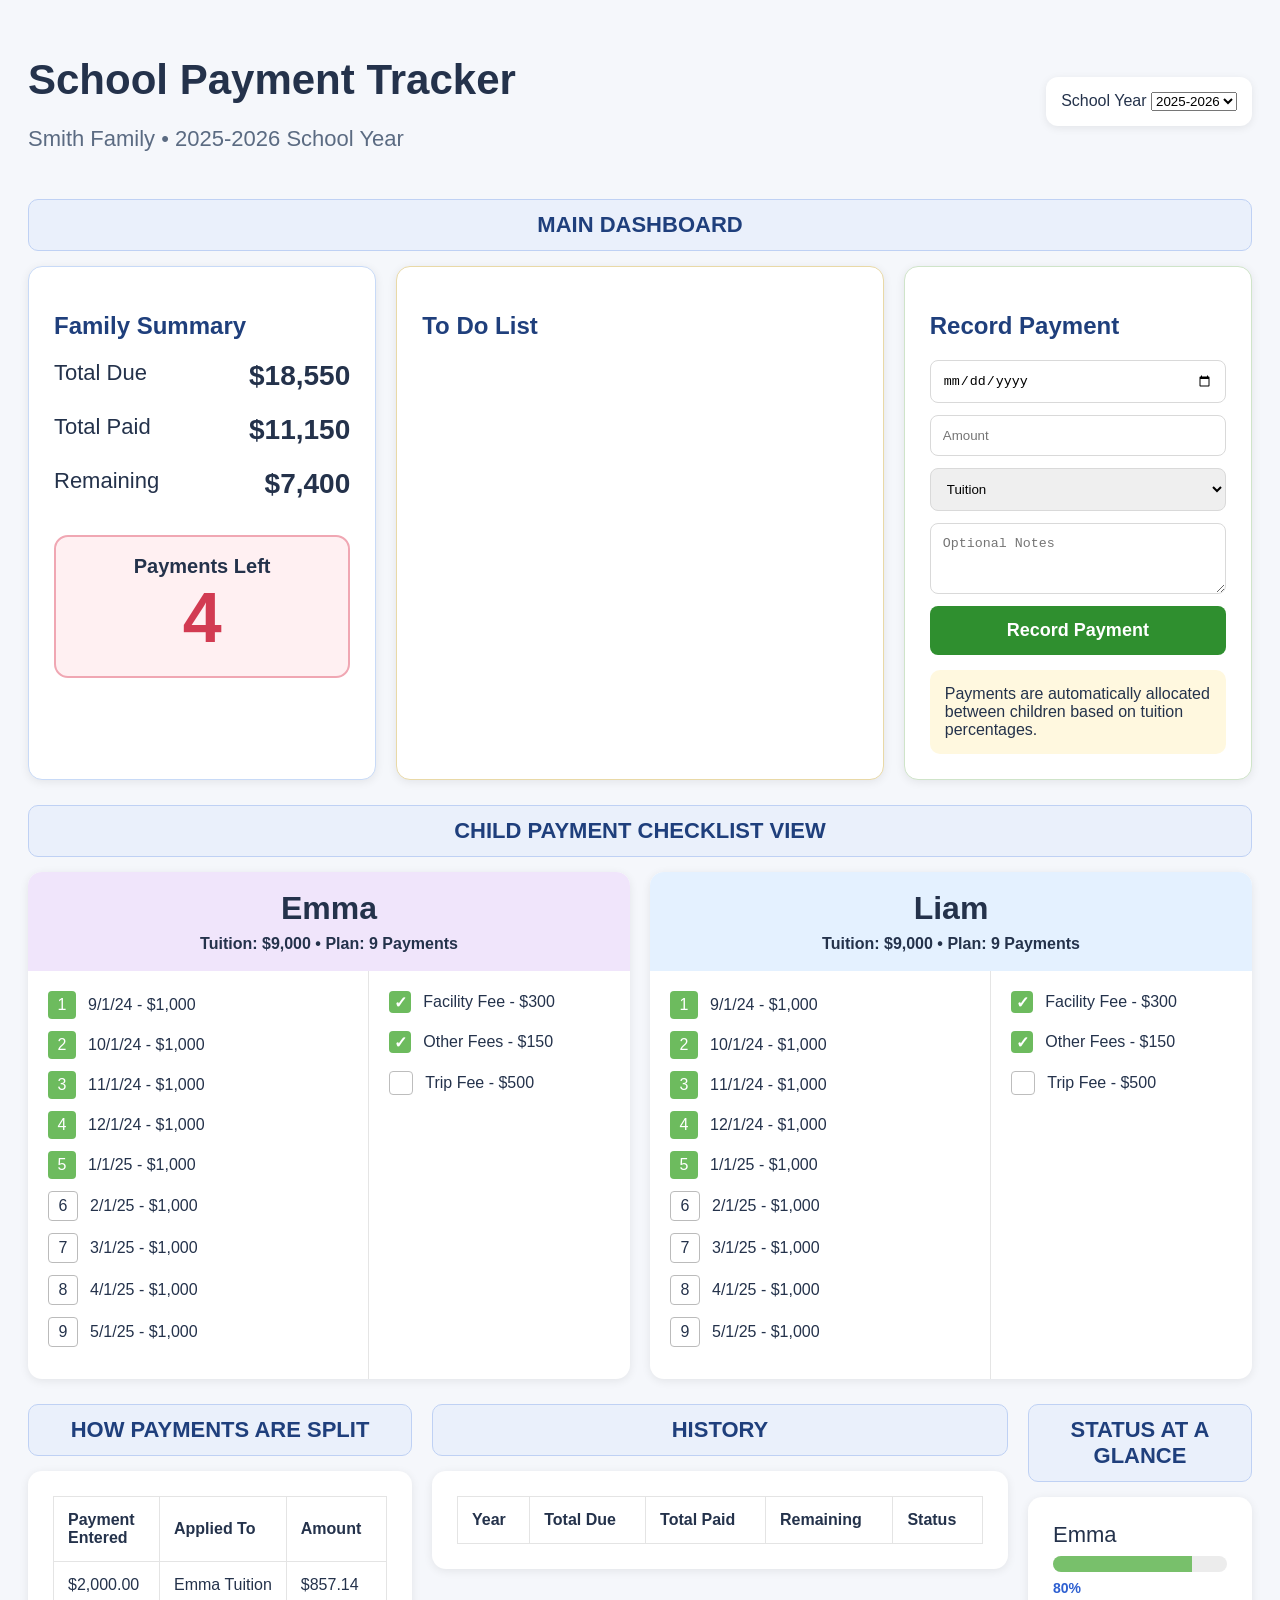
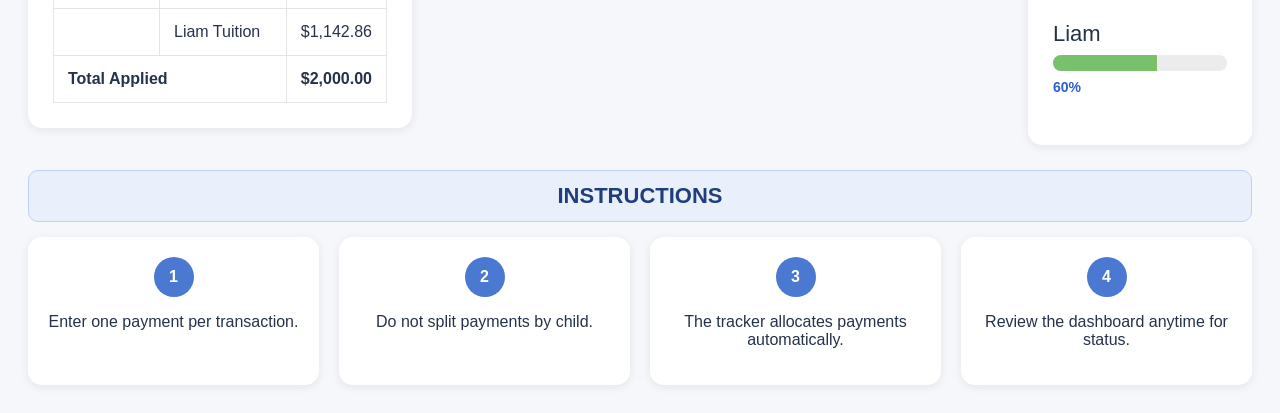
<file: index.html>
<html lang="en">
<head>
<meta charset="UTF-8">
<meta name="viewport" content="width=device-width, initial-scale=1.0">
<title>School Payment Tracker</title>
<link rel="stylesheet" href="style.css">
</head>

<script src="script.js"></script>
    
<body>

<div class="container">

<header class="dashboard-header">
    <div>
        <h1>School Payment Tracker</h1>
        <p><span id="familyName">Smith Family</span> • <span id="schoolYear">2025-2026</span> School Year</p>
    </div>

    <div class="school-year-selector">
        <label>School Year</label>
        <select>
            <option>2025-2026</option>
            <option>2024-2025</option>
            <option>2023-2024</option>
        </select>
    </div>
</header>

<div class="section-header">MAIN DASHBOARD</div>

<div class="dashboard-grid">

    <div class="dashboard-card summary-card">
        <h2>Family Summary</h2>

        <div class="metric-row">
            <span>Total Due</span>
            <strong id="totalDue">$18,550</strong>
        </div>

        <div class="metric-row">
            <span>Total Paid</span>
            <strong id="totalPaid">$11,150</strong>
        </div>

        <div class="metric-row">
            <span>Remaining</span>
            <strong id="remaining">$7,400</strong>
        </div>

        <div class="payments-left-inside">
            <div class="payments-left-label">Payments Left</div>
            <div class="payments-left-number" id="paymentsLeft">4</div>
        </div>
    </div>

    <div class="dashboard-card todo-card">
        <h2>To Do List</h2>
        <div id="todoList"></div>
    </div>

    <div class="dashboard-card payment-card">
        <h2>Record Payment</h2>

        <input type="date" name="paymentDate">
        <input type="number" name="paymentAmount" placeholder="Amount">

        <select name="paymentCategory">
            <option>Tuition</option>
            <option>Facility Fee</option>
            <option>Other Fees</option>
            <option>Trip Fee</option>
        </select>

        <textarea name="paymentNotes" rows="3" placeholder="Optional Notes"></textarea>

        <button type="button">Record Payment</button>

        <div class="auto-note">
            Payments are automatically allocated between children based on tuition percentages.
        </div>
    </div>

</div>

<div class="section-header">CHILD PAYMENT CHECKLIST VIEW</div>

<div class="children-grid">

    <div class="child-panel">
        <div class="child-title child-purple">
            <div class="child-name">Emma</div>
            <div class="child-subtitle">Tuition: $9,000 • Plan: 9 Payments</div>
        </div>

        <div class="child-content">
            <div class="payment-column">
                <div class="payment-row"><span class="paid-box">1</span><span>9/1/24 - $1,000</span></div>
                <div class="payment-row"><span class="paid-box">2</span><span>10/1/24 - $1,000</span></div>
                <div class="payment-row"><span class="paid-box">3</span><span>11/1/24 - $1,000</span></div>
                <div class="payment-row"><span class="paid-box">4</span><span>12/1/24 - $1,000</span></div>
                <div class="payment-row"><span class="paid-box">5</span><span>1/1/25 - $1,000</span></div>
                <div class="payment-row"><span class="open-box">6</span><span>2/1/25 - $1,000</span></div>
                <div class="payment-row"><span class="open-box">7</span><span>3/1/25 - $1,000</span></div>
                <div class="payment-row"><span class="open-box">8</span><span>4/1/25 - $1,000</span></div>
                <div class="payment-row"><span class="open-box">9</span><span>5/1/25 - $1,000</span></div>
            </div>

            <div class="fee-column">
                <div class="fee-item"><span class="fee-check paid-check">✓</span>Facility Fee - $300</div>
                <div class="fee-item"><span class="fee-check paid-check">✓</span>Other Fees - $150</div>
                <div class="fee-item"><span class="fee-check"></span>Trip Fee - $500</div>
            </div>
        </div>
    </div>

    <div class="child-panel">
        <div class="child-title child-blue">
            <div class="child-name">Liam</div>
            <div class="child-subtitle">Tuition: $9,000 • Plan: 9 Payments</div>
        </div>

        <div class="child-content">
            <div class="payment-column">
                <div class="payment-row"><span class="paid-box">1</span><span>9/1/24 - $1,000</span></div>
                <div class="payment-row"><span class="paid-box">2</span><span>10/1/24 - $1,000</span></div>
                <div class="payment-row"><span class="paid-box">3</span><span>11/1/24 - $1,000</span></div>
                <div class="payment-row"><span class="paid-box">4</span><span>12/1/24 - $1,000</span></div>
                <div class="payment-row"><span class="paid-box">5</span><span>1/1/25 - $1,000</span></div>
                <div class="payment-row"><span class="open-box">6</span><span>2/1/25 - $1,000</span></div>
                <div class="payment-row"><span class="open-box">7</span><span>3/1/25 - $1,000</span></div>
                <div class="payment-row"><span class="open-box">8</span><span>4/1/25 - $1,000</span></div>
                <div class="payment-row"><span class="open-box">9</span><span>5/1/25 - $1,000</span></div>
            </div>

            <div class="fee-column">
                <div class="fee-item"><span class="fee-check paid-check">✓</span>Facility Fee - $300</div>
                <div class="fee-item"><span class="fee-check paid-check">✓</span>Other Fees - $150</div>
                <div class="fee-item"><span class="fee-check"></span>Trip Fee - $500</div>
            </div>
        </div>
    </div>

</div>

<div class="bottom-three-grid">

    <div>
        <div class="section-header">HOW PAYMENTS ARE SPLIT</div>
        <div class="dashboard-card">
            <table class="allocation-table">
                <tr>
                    <th>Payment Entered</th>
                    <th>Applied To</th>
                    <th>Amount</th>
                </tr>
                <tr>
                    <td>$2,000.00</td>
                    <td class="applied-to">Emma&nbsp;Tuition</td>
                    <td>$857.14</td>
                </tr>
                <tr>
                    <td></td>
                    <td class="applied-to">Liam&nbsp;Tuition</td>
                    <td>$1,142.86</td>
                </tr>
                <tr class="total-row">
                    <td colspan="2">Total Applied</td>
                    <td>$2,000.00</td>
                </tr>
            </table>
        </div>
    </div>

    <div>
        <div class="section-header">HISTORY</div>
        <div class="dashboard-card">
            <table class="history-table">
                <thead>
                    <tr>
                        <th>Year</th>
                        <th>Total Due</th>
                        <th>Total Paid</th>
                        <th>Remaining</th>
                        <th>Status</th>
                    </tr>
                </thead>
                <tbody id="historyBody"></tbody>
            </table>
        </div>
    </div>

    <div>
        <div class="section-header">STATUS AT A GLANCE</div>
        <div class="dashboard-card">
            <div class="progress-item">
                <div class="progress-label">Emma</div>
                <div class="progress-bar">
                    <div class="progress-fill progress-80"></div>
                </div>
                <div class="progress-percent">80%</div>
            </div>

            <div class="progress-item">
                <div class="progress-label">Liam</div>
                <div class="progress-bar">
                    <div class="progress-fill progress-60"></div>
                </div>
                <div class="progress-percent">60%</div>
            </div>
        </div>
    </div>

</div>

<div class="section-header">INSTRUCTIONS</div>

<div class="instruction-grid">
    <div class="instruction-card">
        <div class="instruction-number">1</div>
        <p>Enter one payment per transaction.</p>
    </div>

    <div class="instruction-card">
        <div class="instruction-number">2</div>
        <p>Do not split payments by child.</p>
    </div>

    <div class="instruction-card">
        <div class="instruction-number">3</div>
        <p>The tracker allocates payments automatically.</p>
    </div>

    <div class="instruction-card">
        <div class="instruction-number">4</div>
        <p>Review the dashboard anytime for status.</p>
    </div>
</div>

</div>

</body>
</html>
</file>
<file: style.css>
{
    margin:0;
    padding:0;
    box-sizing:border-box;
}

body{
    font-family:Arial, Helvetica, sans-serif;
    background:#f5f7fb;
    color:#24324b;
    padding:20px;
}

.container{
    max-width:1500px;
    margin:auto;
}

.dashboard-header{
    display:flex;
    justify-content:space-between;
    align-items:center;
    margin-bottom:20px;
}

.dashboard-header h1{
    font-size:42px;
    margin-bottom:8px;
}

.dashboard-header p{
    font-size:22px;
    color:#5b6b82;
}

.school-year-selector{
    background:white;
    padding:15px;
    border-radius:12px;
    box-shadow:0 2px 8px rgba(0,0,0,.08);
}

.section-header{
    background:#eaf0fb;
    border:1px solid #bfd1f4;
    color:#1f3f7c;
    font-weight:bold;
    text-align:center;
    padding:12px;
    margin-top:25px;
    margin-bottom:15px;
    border-radius:10px;
    font-size:22px;
}

.dashboard-grid{
    display:grid;
    grid-template-columns:1fr 1.4fr 1fr;
    gap:20px;
}

.dashboard-card{
    background:white;
    border-radius:14px;
    padding:25px;
    box-shadow:0 2px 10px rgba(0,0,0,.08);
}

.summary-card{
    border:1px solid #c8daf7;
}

.todo-card{
    border:1px solid #e9d9a7;
}

.payment-card{
    border:1px solid #cfe4c9;
}

.dashboard-card h2{
    margin-bottom:20px;
    color:#1f3f7c;
}

.metric-row{
    display:flex;
    justify-content:space-between;
    margin-bottom:22px;
    font-size:22px;
}

.metric-row strong{
    font-size:28px;
}

.todo-item{
    padding:18px 0;
    border-bottom:1px solid #ececec;
    font-size:20px;
}

.payment-card input,
.payment-card select,
.payment-card textarea{
    width:100%;
    padding:12px;
    margin-bottom:12px;
    border:1px solid #d9d9d9;
    border-radius:8px;
}

.payment-card button{
    width:100%;
    background:#2f8f2f;
    color:white;
    border:none;
    border-radius:8px;
    padding:14px;
    font-size:18px;
    font-weight:bold;
}

.auto-note{
    margin-top:15px;
    background:#fff8df;
    padding:15px;
    border-radius:10px;
    font-size:16px;
}

.payments-left-card{
    width:250px;
    margin-top:20px;
    margin-bottom:20px;
    background:#fff0f2;
    border:2px solid #f0a7b3;
    border-radius:14px;
    text-align:center;
    padding:20px;
}

.payments-left-label{
    font-size:20px;
    font-weight:bold;
}

.payments-left-number{
    font-size:70px;
    color:#d23b52;
    font-weight:bold;
}

.children-grid{
    display:grid;
    grid-template-columns:1fr 1fr;
    gap:20px;
}

.child-panel{
    background:white;
    border-radius:14px;
    overflow:hidden;
    box-shadow:0 2px 10px rgba(0,0,0,.08);
}

.child-title{
    padding:18px;
    text-align:center;
    font-size:32px;
    font-weight:bold;
}

.child-purple{
    background:#f0e5fb;
}

.child-blue{
    background:#e4f1ff;
}

.payment-box-grid{
    display:grid;
    grid-template-columns:repeat(3,1fr);
    gap:12px;
    padding:20px;
}

.payment-box-grid div{
    border:1px solid #ccc;
    border-radius:8px;
    padding:12px;
    text-align:center;
    font-size:22px;
}

.paid{
    background:#78c06b;
    color:white;
    border:none;
}

.fee-list{
    padding:20px;
    border-top:1px solid #ececec;
    font-size:20px;
}

.fee-list div{
    margin-bottom:12px;
}

.allocation-card{
    background:#fffdf7;
}

.allocation-table,
.history-table{
    width:100%;
    border-collapse:collapse;
}

.allocation-table th,
.allocation-table td,
.history-table th,
.history-table td{
    border:1px solid #e4e4e4;
    padding:14px;
    text-align:left;
}

.total-row{
    font-weight:bold;
}

.progress-item{
    margin-bottom:25px;
}

.progress-label{
    font-size:22px;
    margin-bottom:8px;
}

.progress-bar{
    height:16px;
    background:#ececec;
    border-radius:20px;
    overflow:hidden;
}

.progress-fill{
    height:100%;
    background:#78c06b;
}

.progress-80{
    width:80%;
}

.progress-60{
    width:60%;
}

.progress-percent{
    margin-top:8px;
    font-weight:bold;
    color:#2d5fd1;
    font-size:14px;
}

.instruction-grid{
    display:grid;
    grid-template-columns:repeat(4,1fr);
    gap:20px;
}

.instruction-card{
    background:white;
    border-radius:14px;
    padding:20px;
    text-align:center;
    box-shadow:0 2px 10px rgba(0,0,0,.08);
}

.instruction-number{
    width:40px;
    height:40px;
    border-radius:50%;
    background:#4b78d1;
    color:white;
    display:flex;
    justify-content:center;
    align-items:center;
    margin:auto;
    margin-bottom:12px;
    font-weight:bold;
}

@media(max-width:1000px){

    .dashboard-grid,
    .children-grid,
    .instruction-grid{
        grid-template-columns:1fr;
    }

    .dashboard-header{
        flex-direction:column;
        gap:20px;
    }

    .dashboard-header h1{
        font-size:32px;
    }
}
.payments-left-inside{
    margin-top:35px;
    background:#fff0f2;
    border:2px solid #f0a7b3;
    border-radius:14px;
    text-align:center;
    padding:18px;
}

.bottom-three-grid{
    display:grid;
    grid-template-columns:1.2fr 1.8fr .7fr;
    gap:20px;
}

@media(max-width:1000px){
    .bottom-three-grid{
        grid-template-columns:1fr;
    }
}

.child-content{
    display:grid;
    grid-template-columns:1.3fr 1fr;
}

.child-name{
    font-size:32px;
    font-weight:bold;
}

.child-subtitle{
    font-size:16px;
    margin-top:8px;
}

.payment-column{
    padding:20px;
}

.payment-row{
    display:flex;
    align-items:center;
    gap:12px;
    margin-bottom:12px;
}

.paid-box{
    width:28px;
    height:28px;
    background:#6dbb5e;
    color:white;
    display:flex;
    align-items:center;
    justify-content:center;
    border-radius:4px;
}

.open-box{
    width:28px;
    height:28px;
    border:1px solid #bbb;
    background:white;
    display:flex;
    align-items:center;
    justify-content:center;
    border-radius:4px;
}

.fee-column{
    padding:20px;
    border-left:1px solid #e5e5e5;
}

.fee-column div{
    margin-bottom:18px;
}

.todo-box{
    display:inline-block;
    width:22px;
    height:22px;
    border:2px solid #9a9a9a;
    border-radius:4px;
    margin-right:12px;
    vertical-align:middle;
}

.history-paid{
    color:#2e9b3f;
    font-weight:bold;
}

.current-year{
    color:#2956c9;
    font-weight:bold;
    font-size:18px;
}

.fee-item{
    display:flex;
    align-items:center;
    gap:12px;
    margin-bottom:18px;
}

.fee-check{
    width:22px;
    height:22px;
    border:1px solid #bdbdbd;
    border-radius:4px;
    display:flex;
    align-items:center;
    justify-content:center;
    background:white;
}

.paid-check{
    background:#6dbb5e;
    color:white;
    border:none;
    font-weight:bold;
}

.applied-to{
    white-space:nowrap;
}
</file>
